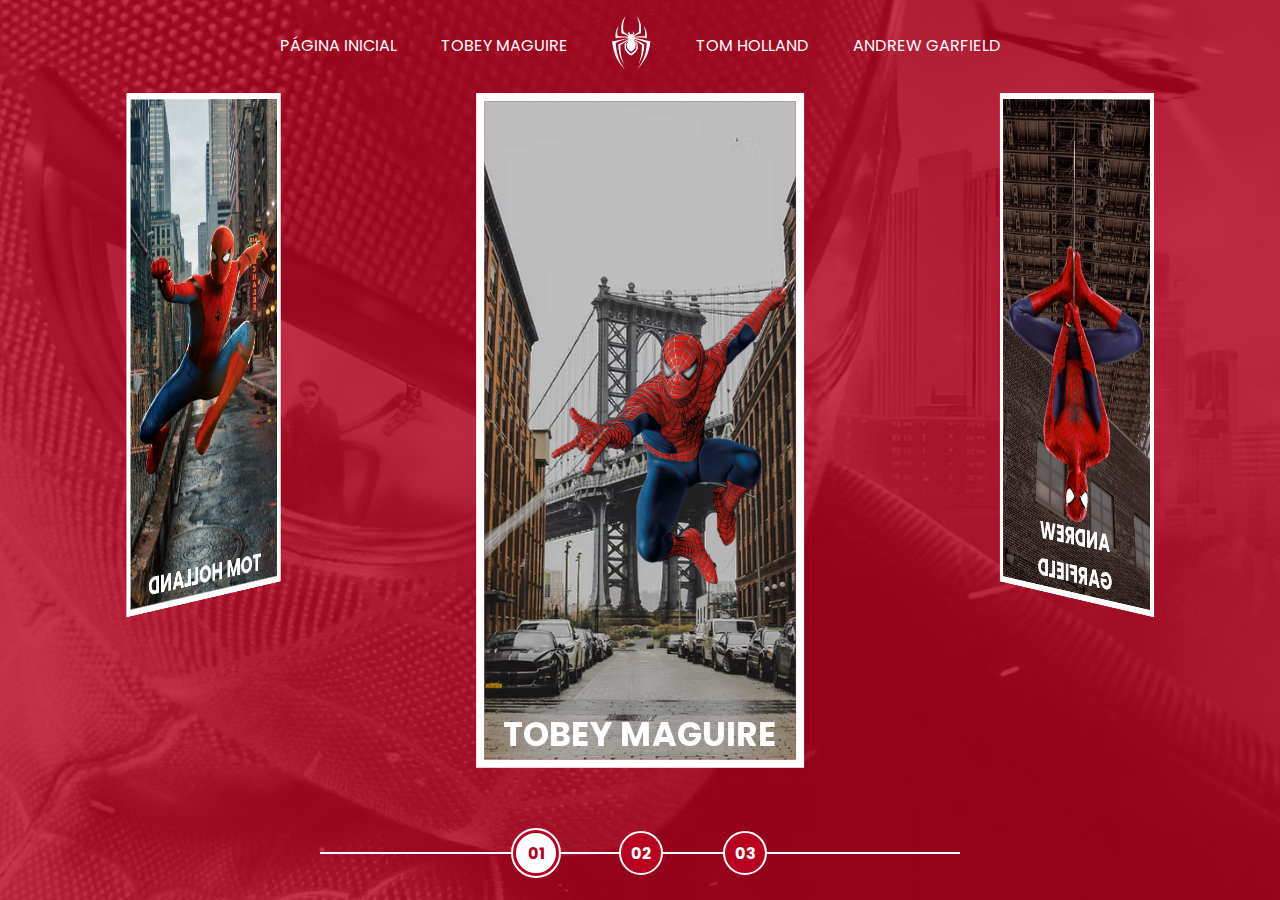
<file: index.html>
<!DOCTYPE html>
<html lang="en">

<head>
    <meta charset="UTF-8">
    <meta http-equiv="X-UA-Compatible" content="IE=edge">
    <meta name="viewport" content="width=device-width, initial-scale=1.0">
    <link rel="stylesheet" href="assets/css/home-page-styles.css">
    <script src="/assets/scripts/index.js"></script>
    <title>Spider-Man | Multiversos</title>
</head>

<body>
    <nav class="s-menu">
        <ul>
            <li class="s-menu__item">
                <a href="/">Página Inicial</a>
            </li>
            <li class="s-menu__item">
                <a href="/pages/tobey-maguire/spiderman1.html">Tobey Maguire</a>
            </li>
            <li class="s-menu__item s-menu__icon">
                <img src="/assets/images/icons/spider.svg" alt="Spider-Man">
            </li>
            <li class="s-menu__item">
                <a href="/pages/tom-holland/spiderman1.html">Tom Holland</a>
            </li>
            <li class="s-menu__item">
                <a href="/pages/andrew-garfield/spiderman1.html">Andrew Garfield</a>
            </li>
        </ul>
    </nav>
    <div class="s-container">
        <div class="s-cards-carousel" style="transform: translateZ(-40vw) rotateY(0deg);">
            <a href="./pages/tobey-maguire/spiderman1.html" class="s-card" id="spider-man-01">
                <img class="s-card__background" src="/assets/images/pic-sm-bg-01.jpg">
                <img class="s-card__image" src="/assets/images/spider-man-01.png" alt="Tobey Maguire">
                <h2 class="s-card__title">Tobey Maguire</h2>
            </a>
            <a href="/pages/andrew-garfield/spiderman1.html" class="s-card" id="spider-man-02">
                <img class="s-card__background" src="/assets/images/pic-sm-bg-03.jpg">
                <img class="s-card__image" src="/assets/images/spider-man-03.png" alt="Andrew Garfield">
                <h2 class="s-card__title">Andrew Garfield</h2>
            </a>
            <a href="#" class="s-card" id="spider-man-03">
                <img class="s-card__background" src="/assets/images/pic-sm-bg-02.jpg">
                <img class="s-card__image" src="/assets/images/spider-man-02.png" alt="Tom Holland">
                <h2 class="s-card__title">Tom Holland</h2>
            </a>
        </div>
    </div>

    <div class="s-controller">
        <div id="1" onclick="selectCarouselItem(this)" class="s-controller__button s-controller__button--active">
            01
        </div>
        <div id="2" onclick="selectCarouselItem(this)" class="s-controller__button">
            02
        </div>
        <div id="3" onclick="selectCarouselItem(this)" class="s-controller__button">
            03
        </div>
        <div class="s-controller__line"></div>
    </div>
</body>

</html>
</file>
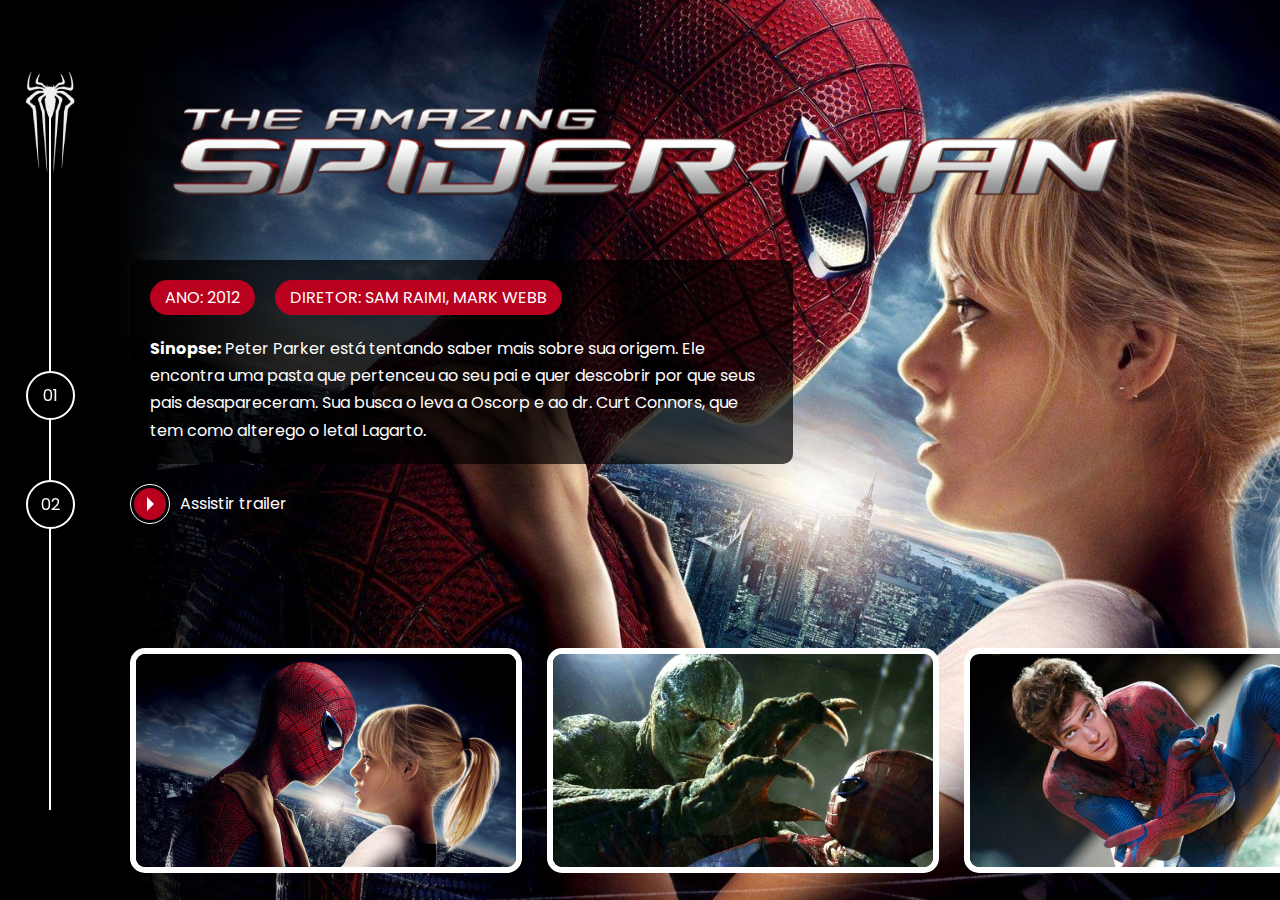
<file: pages/andrew-garfield/spiderman1.html>
<!DOCTYPE html>
<html lang="en">

<head>
    <meta charset="UTF-8">
    <meta http-equiv="X-UA-Compatible" content="IE=edge">
    <meta name="viewport" content="width=device-width, initial-scale=1.0">
    <link rel="stylesheet" href="/assets/css/internal.css">
    <link rel="stylesheet" href="https://cdn.jsdelivr.net/npm/@fancyapps/ui@4.0/dist/fancybox.css">
    <title>Multiverso | Spider-Man</title>
</head>

<body>
    <div class="s-wrapper">

        <!-- <video autoplay loop muted>
            <source src="../../assets/videos//spiderman-2002-trailer.mp4" type="video/mp4" />
        </video> -->

        <div class="s-left-column">
            <nav class="navigator">
                <div class="navigator__icon">
                    <a href="../../index.html">
                        <img src="../../assets/images/icons/spiderman1-andrew.png">
                    </a>
                </div>
                <ul>
                    <li><a href="#01">01</a></li>
                    <li><a href="spiderman2.html">02</a></li>
                </ul>
            </nav>
        </div>

        <div class="s-main-content s-spiderman-02-01">
            <div class="s-main-content__top">
                <div class="s-logo">
                    <img src="../../assets/images/spiderman-andrew/movie-01/logo.png" alt="Spider-Man (2012)"
                        title="Spider-Man (2002)">
                </div>

                <div class="s-description">
                    <div class="pills">
                        <ul>
                            <li>Ano: 2012</li>
                            <li>Diretor: Sam Raimi, Mark Webb</li>
                        </ul>
                    </div>
                    <div class="s-description__text">
                        <p><strong>Sinopse:</strong>&nbsp;Peter Parker está tentando saber mais sobre sua origem. Ele
                            encontra uma pasta que pertenceu ao seu pai e quer descobrir por que seus pais
                            desapareceram. Sua busca o leva a Oscorp e ao dr. Curt Connors, que tem como alterego o
                            letal Lagarto.</p>
                    </div>

                </div>

                <div class="s-links">
                    <ul>
                        <li>
                            <a href="https://www.youtube.com/watch?v=6nzNdpJ3qMo" class="link-button" target="_blank">
                                <span class="icon">
                                    <div class="play-icon">&nbsp;</div>
                                </span>
                                <span class="label">
                                    Assistir trailer
                                </span>
                            </a>
                        </li>
                    </ul>
                </div>


            </div>
            <div class="s-main-content__bottom">
                <div class="gallery">
                    <ul>
                        <li>
                            <a data-fancybox
                                href="../../assets/images/spiderman-andrew/movie-01/gallery/image-01.png">
                                <img src="../../assets/images/spiderman-andrew/movie-01/gallery/image-01.png" alt="">
                            </a>
                        </li>
                        <li>
                            <a data-fancybox
                                href="../../assets/images/spiderman-andrew/movie-01/gallery/image-01.png">
                                <img src="../../assets/images/spiderman-andrew/movie-01/gallery/image-02.png" alt="">
                            </a>
                        </li>
                        <li>
                            <a data-fancybox
                                href="../../assets/images/spiderman-andrew/movie-01/gallery/image-01.png">
                                <img src="../../assets/images/spiderman-andrew/movie-01/gallery/image-03.png" alt="">
                            </a>
                        </li>
                    </ul>
                </div>
            </div>
        </div>
    </div>
    <script src="https://cdn.jsdelivr.net/npm/@fancyapps/ui@4.0/dist/fancybox.umd.js"></script>
    <script>

    </script>
</body>

</html>
</file>
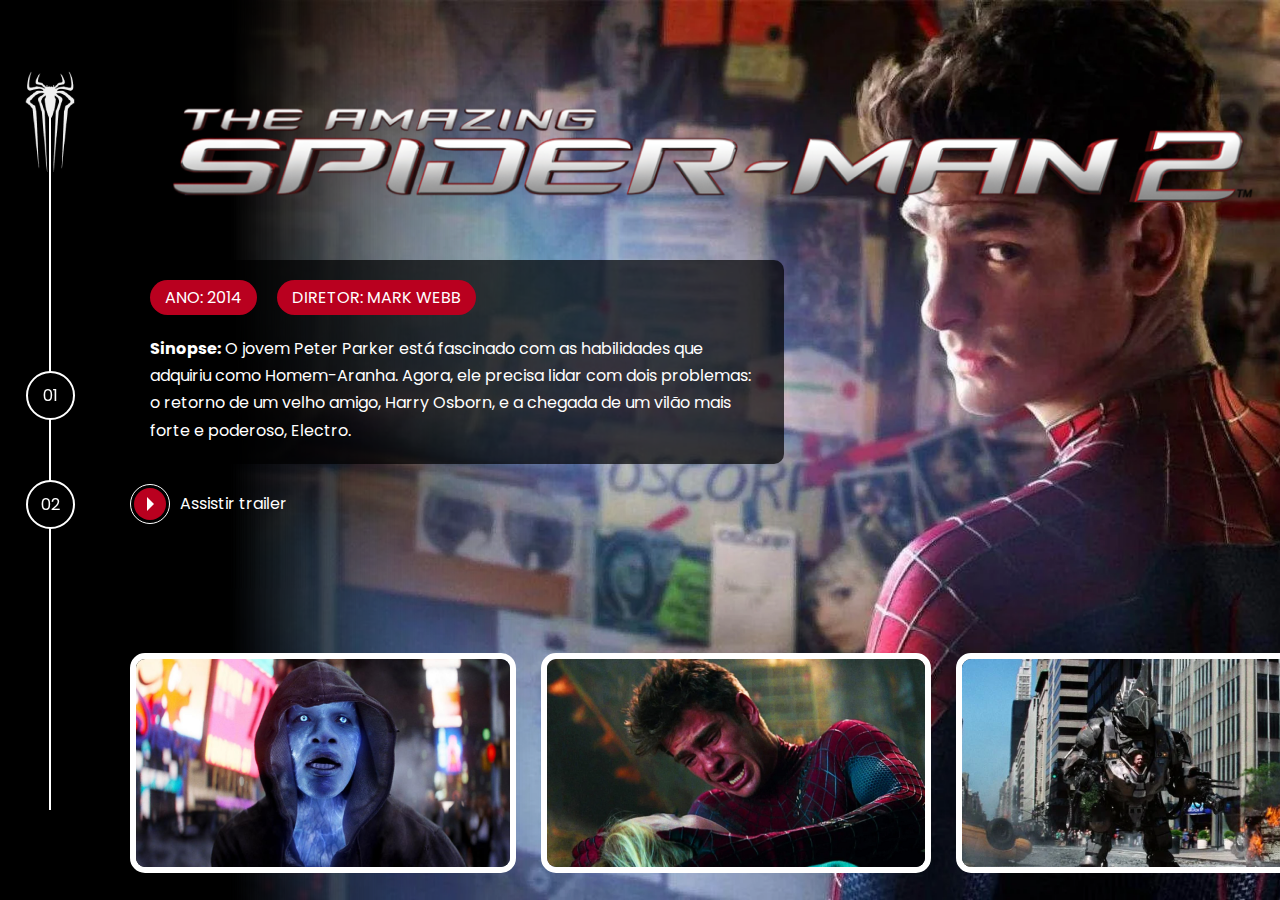
<file: pages/andrew-garfield/spiderman2.html>
<!DOCTYPE html>
<html lang="en">

<head>
    <meta charset="UTF-8">
    <meta http-equiv="X-UA-Compatible" content="IE=edge">
    <meta name="viewport" content="width=device-width, initial-scale=1.0">
    <link rel="stylesheet" href="/assets/css/internal.css">
    <link rel="stylesheet" href="https://cdn.jsdelivr.net/npm/@fancyapps/ui@4.0/dist/fancybox.css">
    <title>Multiverso | Spider-Man</title>
</head>

<body>
    <div class="s-wrapper">

        <!-- <video autoplay loop muted>
            <source src="../../assets/videos//spiderman-2002-trailer.mp4" type="video/mp4" />
        </video> -->

        <div class="s-left-column">
            <nav class="navigator">
                <div class="navigator__icon">
                    <a href="../../index.html">
                        <img src="../../assets/images/icons/spiderman1-andrew.png">
                    </a>
                </div>
                <ul>
                    <li><a href="spiderman1.html">01</a></li>
                    <li><a href="#02">02</a></li>
                </ul>
            </nav>
        </div>

        <div class="s-main-content s-spiderman-02-02">
            <div class="s-main-content__top">
                <div class="s-logo">
                    <img src="../../assets/images/spiderman-andrew/movie-02/logo.png" alt="Spider-Man (2014)"
                        title="Spider-Man (2014)">
                </div>

                <div class="s-description">
                    <div class="pills">
                        <ul>
                            <li>Ano: 2014</li>
                            <li>Diretor: Mark Webb</li>
                        </ul>
                    </div>
                    <div class="s-description__text">
                        <p><strong>Sinopse:</strong>&nbsp;O jovem Peter Parker está fascinado com as habilidades que
                            adquiriu como Homem-Aranha. Agora, ele precisa lidar com dois problemas: o retorno de um
                            velho amigo, Harry Osborn, e a chegada de um vilão mais forte e poderoso, Electro.</p>
                    </div>

                </div>

                <div class="s-links">
                    <ul>
                        <li>
                            <a href="https://m.youtube.com/watch?v=PfUDLzyC1cM" class="link-button" target="_blank">
                                <span class="icon">
                                    <div class="play-icon">&nbsp;</div>
                                </span>
                                <span class="label">
                                    Assistir trailer
                                </span>
                            </a>
                        </li>
                    </ul>
                </div>


            </div>
            <div class="s-main-content__bottom">
                <div class="gallery">
                    <ul>
                        <li>
                            <a data-fancybox href="../../assets/images/spiderman-andrew/movie-02/gallery/image-01.png">
                                <img src="../../assets/images/spiderman-andrew/movie-02/gallery/image-01.png" alt="">
                            </a>
                        </li>
                        <li>
                            <a data-fancybox href="../../assets/images/spiderman-andrew/movie-02/gallery/image-02.png">
                                <img src="../../assets/images/spiderman-andrew/movie-02/gallery/image-02.png" alt="">
                            </a>
                        </li>
                        <li>
                            <a data-fancybox href="../../assets/images/spiderman-andrew/movie-02/gallery/image-03.png">
                                <img src="../../assets/images/spiderman-andrew/movie-02/gallery/image-03.png" alt="">
                            </a>
                        </li>
                    </ul>
                </div>
            </div>
        </div>
    </div>
    <script src="https://cdn.jsdelivr.net/npm/@fancyapps/ui@4.0/dist/fancybox.umd.js"></script>
    <script>

    </script>
</body>

</html>
</file>
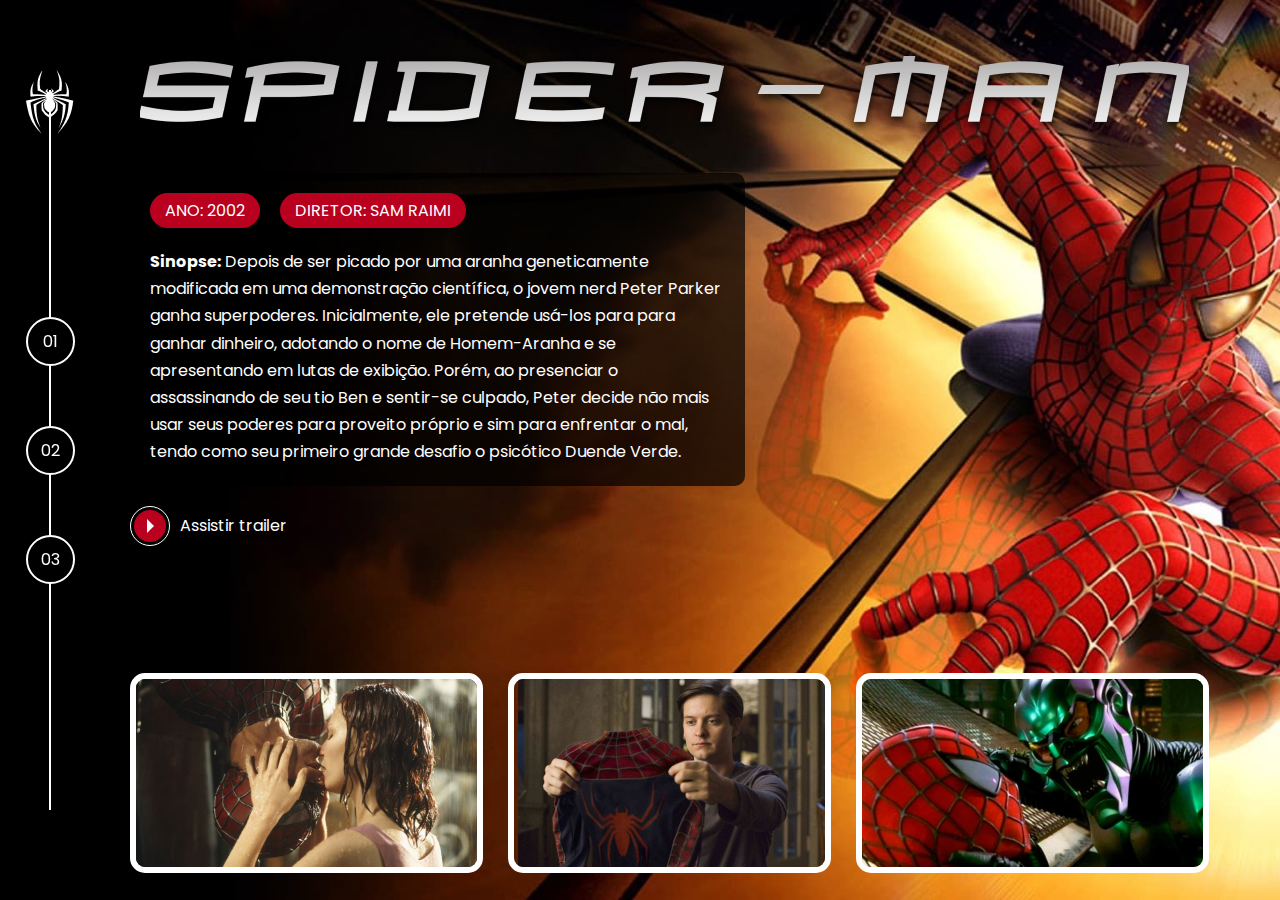
<file: pages/tobey-maguire/spiderman1.html>
<!DOCTYPE html>
<html lang="en">

<head>
    <meta charset="UTF-8">
    <meta http-equiv="X-UA-Compatible" content="IE=edge">
    <meta name="viewport" content="width=device-width, initial-scale=1.0">
    <link rel="stylesheet" href="/assets/css/internal.css">
    <link rel="stylesheet" href="https://cdn.jsdelivr.net/npm/@fancyapps/ui@4.0/dist/fancybox.css">
    <title>Multiverso | Spider-Man</title>
</head>

<body>
    <div class="s-wrapper">

        <!-- <video autoplay loop muted>
            <source src="../../assets/videos//spiderman-2002-trailer.mp4" type="video/mp4" />
        </video> -->

        <div class="s-left-column">
            <nav class="navigator">
                <div class="navigator__icon">
                    <a href="../../index.html">
                        <img src="../../assets/images/icons/spiderman1.png">
                    </a>
                </div>
                <ul>
                    <li><a href="#01">01</a></li>
                    <li><a href="spiderman2.html">02</a></li>
                    <li><a href="spiderman3.html">03</a></li>
                </ul>
            </nav>
        </div>

        <div class="s-main-content s-spiderman-01-01">
            <div class="s-main-content__top">
                <div class="s-logo">
                    <img src="../../assets/images/spiderman-tobey/movie-01/logo.png" alt="Spider-Man (2002)"
                        title="Spider-Man (2002)">
                </div>

                <div class="s-description">
                    <div class="pills">
                        <ul>
                            <li>Ano: 2002</li>
                            <li>Diretor: Sam Raimi</li>
                        </ul>
                    </div>
                    <div class="s-description__text">
                        <p><strong>Sinopse:</strong>&nbsp;Depois de ser picado por uma aranha geneticamente modificada
                            em uma demonstração científica, o jovem nerd Peter Parker ganha superpoderes. Inicialmente,
                            ele pretende usá-los para para ganhar dinheiro, adotando o nome de Homem-Aranha e se
                            apresentando em lutas de exibição. Porém, ao presenciar o assassinando de seu tio Ben e
                            sentir-se culpado, Peter decide não mais usar seus poderes para proveito próprio e sim para
                            enfrentar o mal, tendo como seu primeiro grande desafio o psicótico Duende Verde.</p>
                    </div>

                </div>

                <div class="s-links">
                    <ul>
                        <li>
                            <a href="https://www.youtube.com/watch?v=TYMMOjBUPMM" class="link-button" target="_blank">
                                <span class="icon">
                                    <div class="play-icon">&nbsp;</div>
                                </span>
                                <span class="label">
                                    Assistir trailer
                                </span>
                            </a>
                        </li>
                    </ul>
                </div>


            </div>
            <div class="s-main-content__bottom">
                <div class="gallery">
                    <ul>
                        <li>
                            <a data-fancybox
                                href="../../assets/images/spiderman-tobey/movie-01/gallery/image-01-full.jpg">
                                <img src="../../assets/images/spiderman-tobey/movie-01/gallery/image-01.png" alt="">
                            </a>
                        </li>
                        <li>
                            <a data-fancybox
                                href="../../assets/images/spiderman-tobey/movie-01/gallery/image-02-full.jpg">
                                <img src="../../assets/images/spiderman-tobey/movie-01/gallery/image-02.png" alt="">
                            </a>
                        </li>
                        <li>
                            <a data-fancybox
                                href="../../assets/images/spiderman-tobey/movie-01/gallery/image-03-full.jpg">
                                <img src="../../assets/images/spiderman-tobey/movie-01/gallery/image-03.png" alt="">
                            </a>
                        </li>
                    </ul>
                </div>
            </div>
        </div>
    </div>
    <script src="https://cdn.jsdelivr.net/npm/@fancyapps/ui@4.0/dist/fancybox.umd.js"></script>
    <script>

    </script>
</body>

</html>
</file>
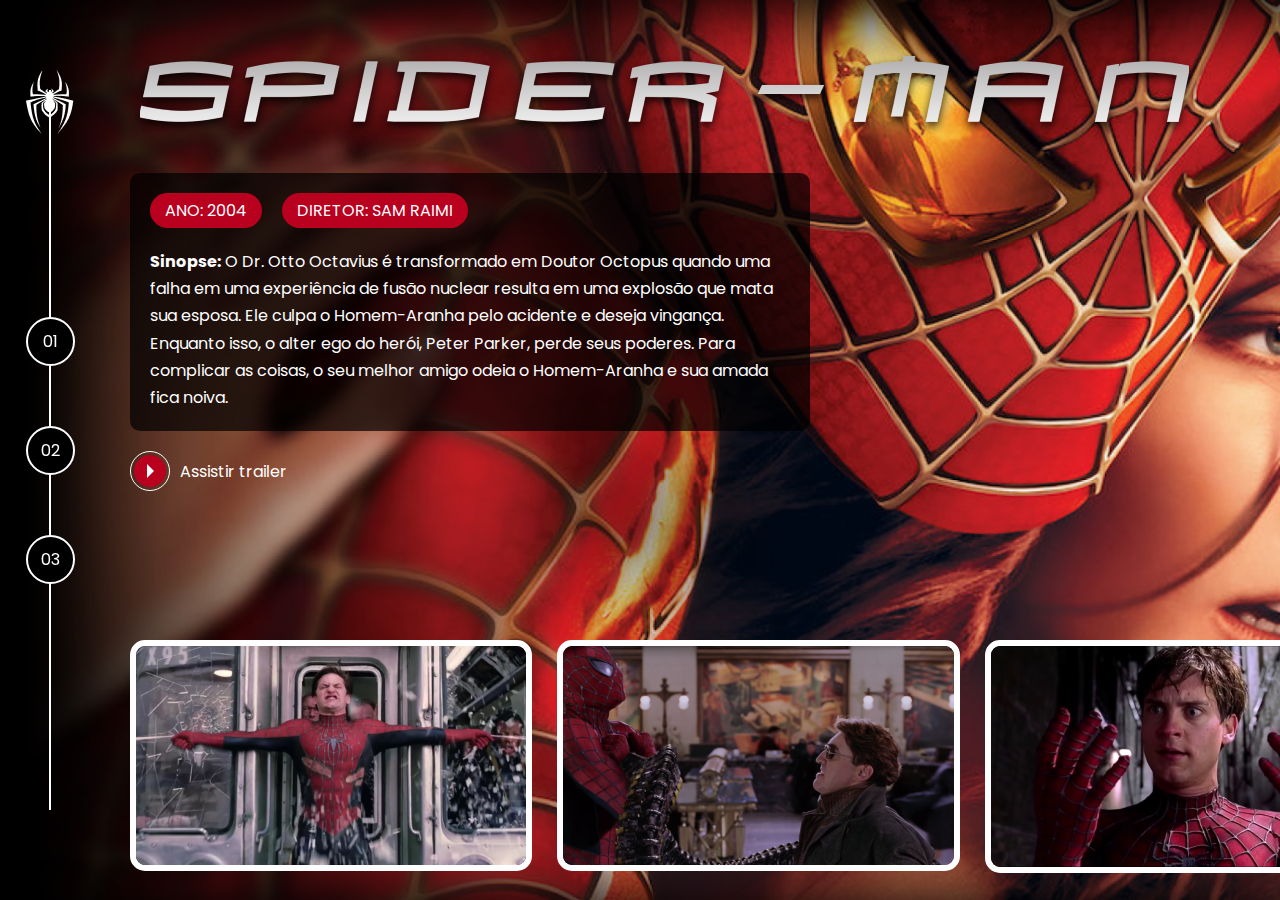
<file: pages/tobey-maguire/spiderman2.html>
<!DOCTYPE html>
<html lang="en">

<head>
    <meta charset="UTF-8">
    <meta http-equiv="X-UA-Compatible" content="IE=edge">
    <meta name="viewport" content="width=device-width, initial-scale=1.0">
    <link rel="stylesheet" href="/assets/css/internal.css">
    <link rel="stylesheet" href="https://cdn.jsdelivr.net/npm/@fancyapps/ui@4.0/dist/fancybox.css">
    <title>Multiverso | Spider-Man</title>
</head>

<body>
    <div class="s-wrapper">

        <!-- <video autoplay loop muted>
            <source src="../../assets/videos//spiderman2-2004-trailer.mp4" type="video/mp4" />
        </video> -->

        <div class="s-left-column">
            <nav class="navigator">
                <div class="navigator__icon">
                    <a href="../../index.html">
                        <img src="../../assets/images/icons/spiderman1.png">
                    </a>
                </div>
                <ul>
                    <li><a href="spiderman1.html">01</a></li>
                    <li><a href="#02">02</a></li>
                    <li><a href="spiderman3.html">03</a></li>
                </ul>
            </nav>
        </div>

        <div class="s-main-content s-spiderman-01-02">
            <div class="s-main-content__top">
                <div class="s-logo">
                    <img src="../../assets/images/spiderman-tobey/movie-01/logo.png" alt="Spider-Man (2004)"
                        title="Spider-Man (2002)">
                </div>

                <div class="s-description">
                    <div class="pills">
                        <ul>
                            <li>Ano: 2004</li>
                            <li>Diretor: Sam Raimi</li>
                        </ul>
                    </div>
                    <div class="s-description__text">
                        <p><strong>Sinopse:</strong>&nbsp;O Dr. Otto Octavius é transformado em Doutor Octopus quando
                            uma falha em uma experiência de fusão nuclear resulta em uma explosão que mata sua esposa.
                            Ele culpa o Homem-Aranha pelo acidente e deseja vingança. Enquanto isso, o alter ego do
                            herói, Peter Parker, perde seus poderes. Para complicar as coisas, o seu melhor amigo odeia
                            o Homem-Aranha e sua amada fica noiva.</p>
                    </div>

                </div>

                <div class="s-links">
                    <ul>
                        <li>
                            <a href="https://www.youtube.com/watch?v=TYMMOjBUPMM" class="link-button" target="_blank">
                                <span class="icon">
                                    <div class="play-icon">&nbsp;</div>
                                </span>
                                <span class="label">
                                    Assistir trailer
                                </span>
                            </a>
                        </li>
                    </ul>
                </div>


            </div>
            <div class="s-main-content__bottom">
                <div class="gallery">
                    <ul>
                        <li>
                            <a data-fancybox
                                href="../../assets/images/spiderman-tobey/movie-02/gallery/image-01.png">
                                <img src="../../assets/images/spiderman-tobey/movie-02/gallery/image-01.png" alt="">
                            </a>
                        </li>
                        <li>
                            <a data-fancybox
                                href="../../assets/images/spiderman-tobey/movie-02/gallery/image-02.png">
                                <img src="../../assets/images/spiderman-tobey/movie-02/gallery/image-02.png" alt="">
                            </a>
                        </li>
                        <li>
                            <a data-fancybox
                                href="../../assets/images/spiderman-tobey/movie-02/gallery/image-03.png">
                                <img src="../../assets/images/spiderman-tobey/movie-02/gallery/image-03.png" alt="">
                            </a>
                        </li>
                    </ul>
                </div>
            </div>
        </div>
    </div>
    <script src="https://cdn.jsdelivr.net/npm/@fancyapps/ui@4.0/dist/fancybox.umd.js"></script>
    <script>

    </script>
</body>

</html>
</file>
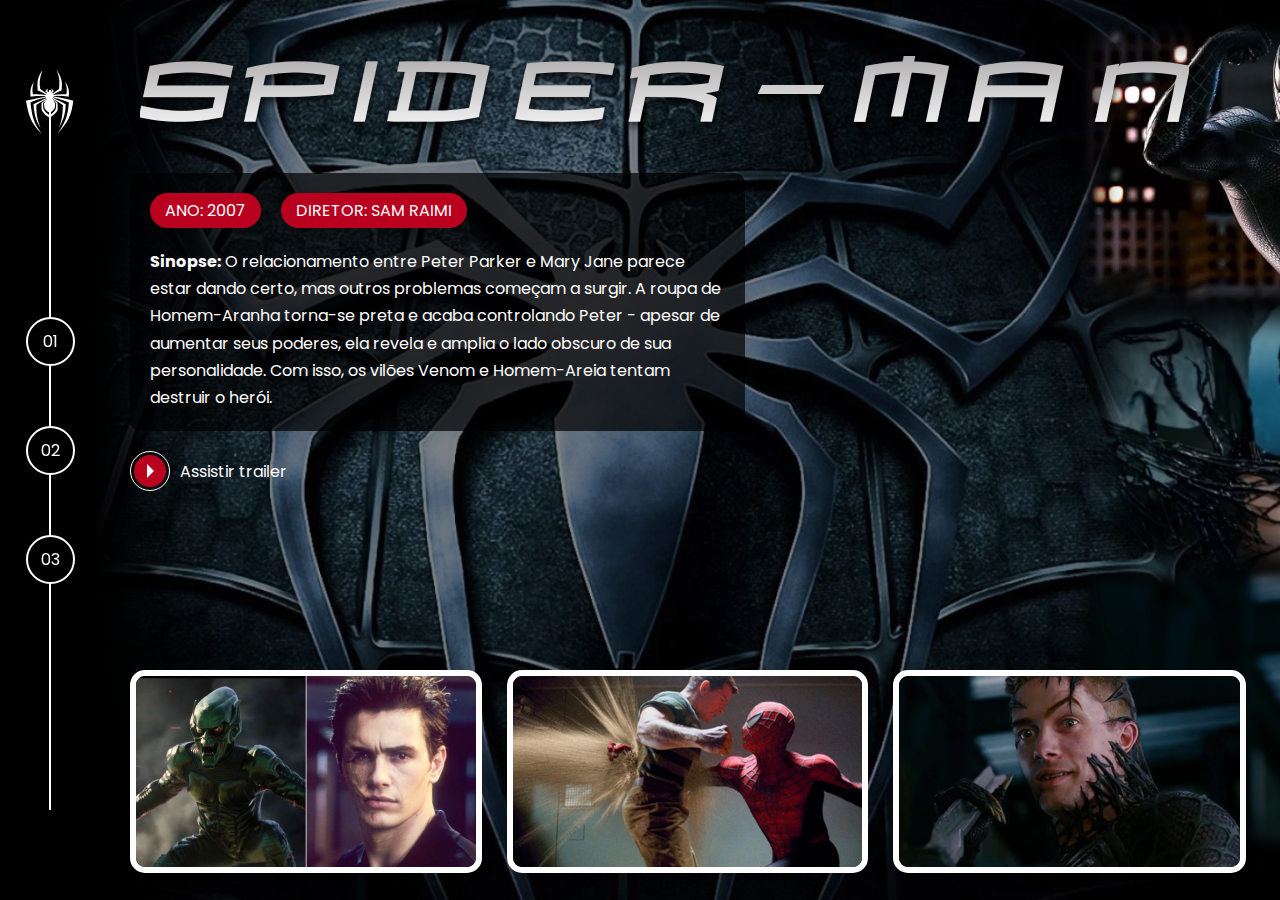
<file: pages/tobey-maguire/spiderman3.html>
<!DOCTYPE html>
<html lang="en">

<head>
    <meta charset="UTF-8">
    <meta http-equiv="X-UA-Compatible" content="IE=edge">
    <meta name="viewport" content="width=device-width, initial-scale=1.0">
    <link rel="stylesheet" href="/assets/css/internal.css">
    <link rel="stylesheet" href="https://cdn.jsdelivr.net/npm/@fancyapps/ui@4.0/dist/fancybox.css">
    <title>Multiverso | Spider-Man</title>
</head>

<body>
    <div class="s-wrapper">

        <!-- <video autoplay loop muted>
            <source src="../../assets/videos//spiderman2-2004-trailer.mp4" type="video/mp4" />
        </video> -->

        <div class="s-left-column">
            <nav class="navigator">
                <div class="navigator__icon">
                    <a href="../../index.html">
                        <img src="../../assets/images/icons/spiderman1.png">
                    </a>
                </div>
                <ul>
                    <li><a href="spiderman1.html">01</a></li>
                    <li><a href="spiderman2.html">02</a></li>
                    <li><a href="#03">03</a></li>
                </ul>
            </nav>
        </div>

        <div class="s-main-content s-spiderman-01-03">
            <div class="s-main-content__top">
                <div class="s-logo">
                    <img src="../../assets/images/spiderman-tobey/movie-01/logo.png" alt="Spider-Man (2007)"
                        title="Spider-Man (2002)">
                </div>

                <div class="s-description">
                    <div class="pills">
                        <ul>
                            <li>Ano: 2007</li>
                            <li>Diretor: Sam Raimi</li>
                        </ul>
                    </div>
                    <div class="s-description__text">
                        <p><strong>Sinopse:</strong>&nbsp;O relacionamento entre Peter Parker e Mary Jane parece estar
                            dando certo, mas outros problemas começam a surgir. A roupa de Homem-Aranha torna-se preta e
                            acaba controlando Peter - apesar de aumentar seus poderes, ela revela e amplia o lado
                            obscuro de sua personalidade. Com isso, os vilões Venom e Homem-Areia tentam destruir o
                            herói.</p>
                    </div>

                </div>

                <div class="s-links">
                    <ul>
                        <li>
                            <a href="https://www.youtube.com/watch?v=TYMMOjBUPMM" class="link-button" target="_blank">
                                <span class="icon">
                                    <div class="play-icon">&nbsp;</div>
                                </span>
                                <span class="label">
                                    Assistir trailer
                                </span>
                            </a>
                        </li>
                    </ul>
                </div>


            </div>
            <div class="s-main-content__bottom">
                <div class="gallery">
                    <ul>
                        <li>
                            <a data-fancybox href="../../assets/images/spiderman-tobey/movie-03/gallery/image-01.png">
                                <img src="../../assets/images/spiderman-tobey/movie-03/gallery/image-01.png" alt="">
                            </a>
                        </li>
                        <li>
                            <a data-fancybox href="../../assets/images/spiderman-tobey/movie-03/gallery/image-02.png">
                                <img src="../../assets/images/spiderman-tobey/movie-03/gallery/image-02.png" alt="">
                            </a>
                        </li>
                        <li>
                            <a data-fancybox href="../../assets/images/spiderman-tobey/movie-03/gallery/image-03.png">
                                <img src="../../assets/images/spiderman-tobey/movie-03/gallery/image-03.png" alt="">
                            </a>
                        </li>
                    </ul>
                </div>
            </div>
        </div>
    </div>
    <script src="https://cdn.jsdelivr.net/npm/@fancyapps/ui@4.0/dist/fancybox.umd.js"></script>
    <script>

    </script>
</body>

</html>
</file>
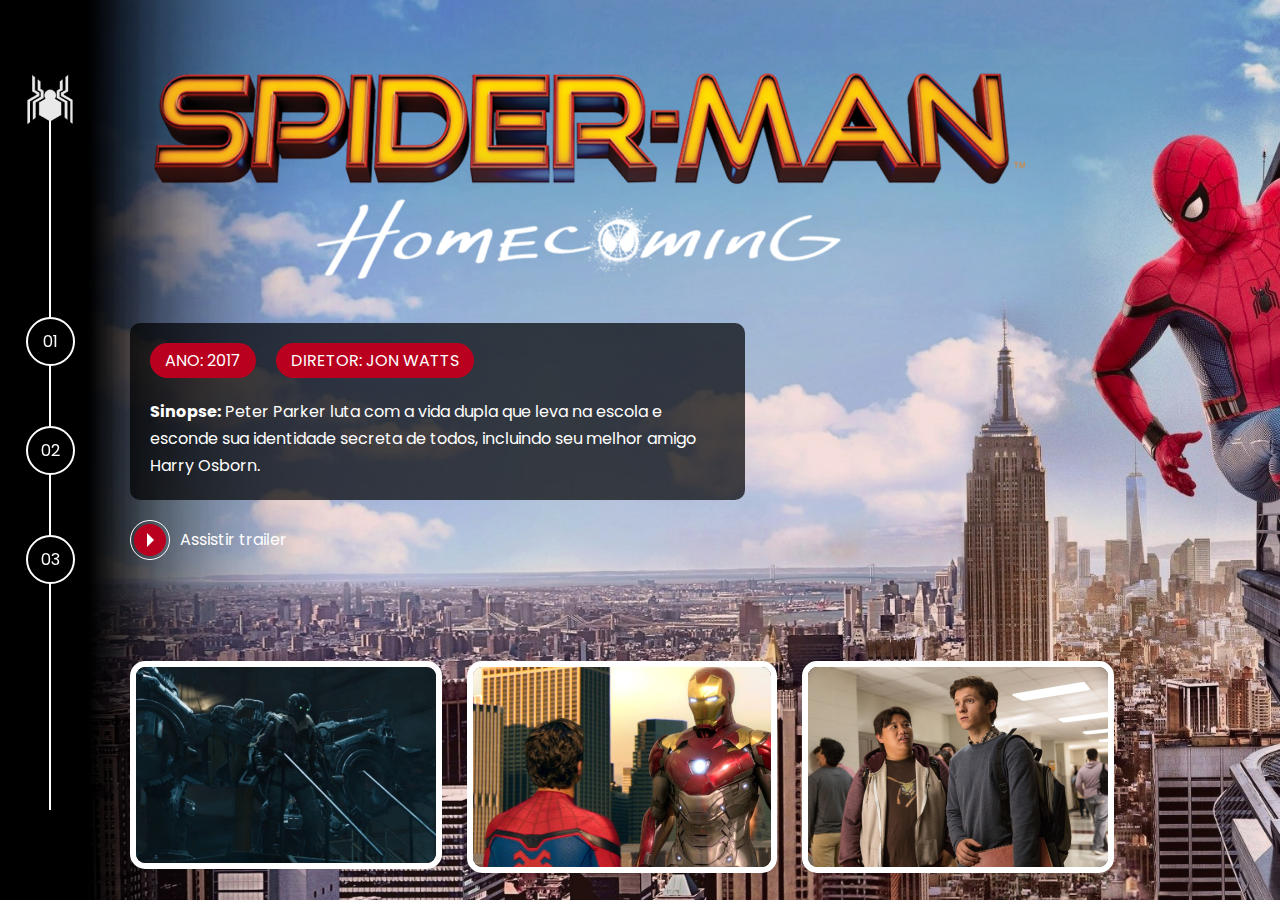
<file: pages/tom-holland/spiderman1.html>
<!DOCTYPE html>
<html lang="en">

<head>
    <meta charset="UTF-8">
    <meta http-equiv="X-UA-Compatible" content="IE=edge">
    <meta name="viewport" content="width=device-width, initial-scale=1.0">
    <link rel="stylesheet" href="/assets/css/internal.css">
    <link rel="stylesheet" href="https://cdn.jsdelivr.net/npm/@fancyapps/ui@4.0/dist/fancybox.css">
    <title>Multiverso | Spider-Man</title>
</head>

<body>
    <div class="s-wrapper">

        <!-- <video autoplay loop muted>
            <source src="../../assets/videos//spiderman-2002-trailer.mp4" type="video/mp4" />
        </video> -->

        <div class="s-left-column">
            <nav class="navigator">
                <div class="navigator__icon">
                    <a href="../../index.html">
                        <img src="../../assets/images/icons/spiderman1-tom.png">
                    </a>
                </div>
                <ul>
                    <li><a href="#01">01</a></li>
                    <li><a href="spiderman2.html">02</a></li>
                    <li><a href="spiderman3.html">03</a></li>
                </ul>
            </nav>
        </div>

        <div class="s-main-content s-spiderman-03-01">
            <div class="s-main-content__top">
                <div class="s-logo">
                    <img src="../../assets/images/spiderman-tom/movie-01/logo.png" alt="Spider-Man (2017)"
                        title="Spider-Man (2017)">
                </div>

                <div class="s-description">
                    <div class="pills">
                        <ul>
                            <li>Ano: 2017</li>
                            <li>Diretor: Jon Watts</li>
                        </ul>
                    </div>
                    <div class="s-description__text">
                        <p><strong>Sinopse:</strong>&nbsp;Peter Parker luta com a vida dupla que leva na escola e
                            esconde sua identidade secreta de todos, incluindo seu melhor amigo Harry Osborn.</p>
                    </div>

                </div>

                <div class="s-links">
                    <ul>
                        <li>
                            <a href="https://www.youtube.com/watch?v=dyWbIG8Qj6c" class="link-button" target="_blank">
                                <span class="icon">
                                    <div class="play-icon">&nbsp;</div>
                                </span>
                                <span class="label">
                                    Assistir trailer
                                </span>
                            </a>
                        </li>
                    </ul>
                </div>


            </div>
            <div class="s-main-content__bottom">
                <div class="gallery">
                    <ul>
                        <li>
                            <a data-fancybox
                                href="../../assets/images/spiderman-tom/movie-01/gallery/image-01.png">
                                <img src="../../assets/images/spiderman-tom/movie-01/gallery/image-01.png" alt="">
                            </a>
                        </li>
                        <li>
                            <a data-fancybox
                                href="../../assets/images/spiderman-tom/movie-01/gallery/image-02.png">
                                <img src="../../assets/images/spiderman-tom/movie-01/gallery/image-02.png" alt="">
                            </a>
                        </li>
                        <li>
                            <a data-fancybox
                                href="../../assets/images/spiderman-tom/movie-01/gallery/image-03.png">
                                <img src="../../assets/images/spiderman-tom/movie-01/gallery/image-03.png" alt="">
                            </a>
                        </li>
                    </ul>
                </div>
            </div>
        </div>
    </div>
    <script src="https://cdn.jsdelivr.net/npm/@fancyapps/ui@4.0/dist/fancybox.umd.js"></script>
    <script>

    </script>
</body>

</html>
</file>
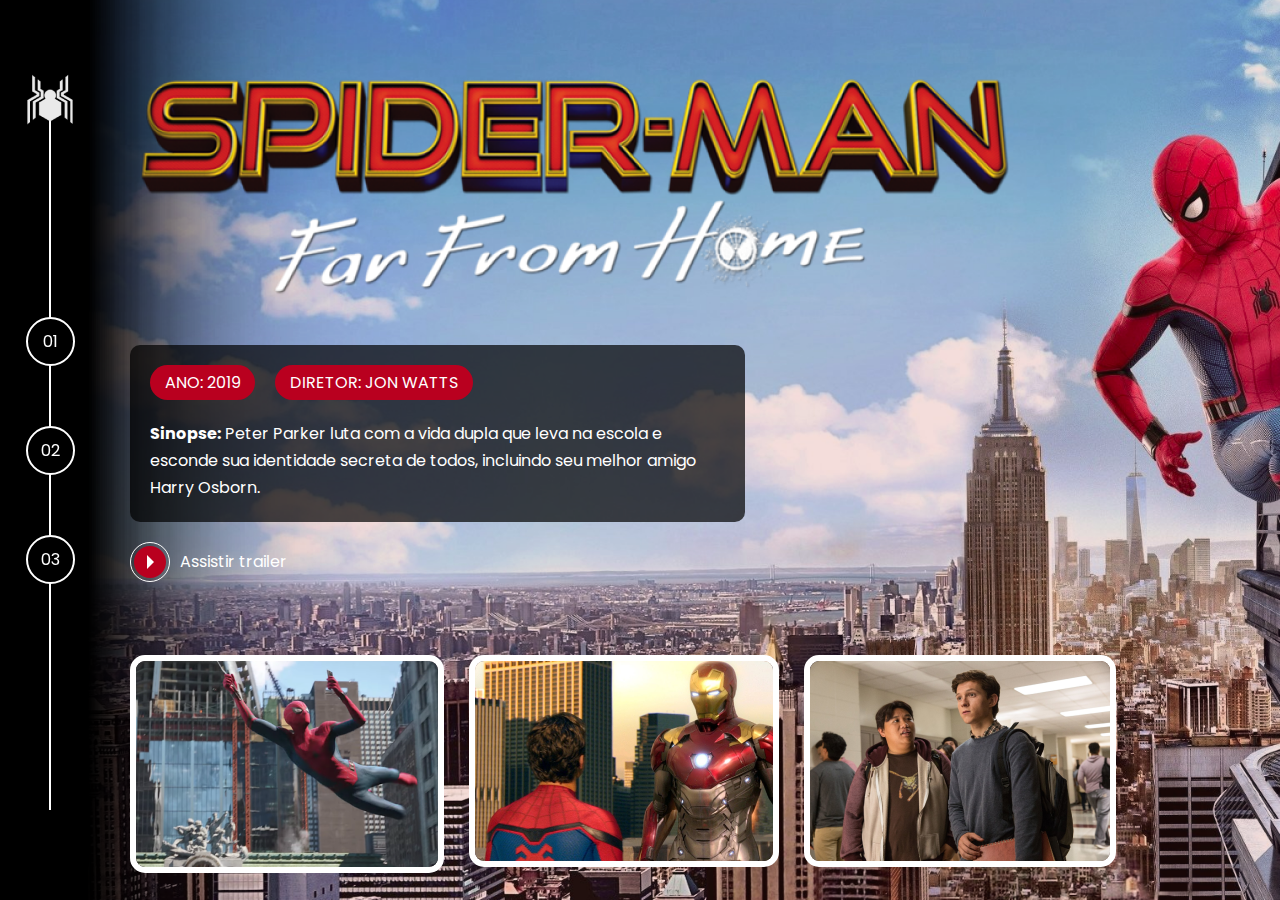
<file: pages/tom-holland/spiderman2.html>
<!DOCTYPE html>
<html lang="en">

<head>
    <meta charset="UTF-8">
    <meta http-equiv="X-UA-Compatible" content="IE=edge">
    <meta name="viewport" content="width=device-width, initial-scale=1.0">
    <link rel="stylesheet" href="/assets/css/internal.css">
    <link rel="stylesheet" href="https://cdn.jsdelivr.net/npm/@fancyapps/ui@4.0/dist/fancybox.css">
    <title>Multiverso | Spider-Man</title>
</head>

<body>
    <div class="s-wrapper">

        <!-- <video autoplay loop muted>
            <source src="../../assets/videos//spiderman-2002-trailer.mp4" type="video/mp4" />
        </video> -->

        <div class="s-left-column">
            <nav class="navigator">
                <div class="navigator__icon">
                    <a href="../../index.html">
                        <img src="../../assets/images/icons/spiderman1-tom.png">
                    </a>
                </div>
                <ul>
                    <li><a href="#01">01</a></li>
                    <li><a href="spiderman2.html">02</a></li>
                    <li><a href="spiderman3.html">03</a></li>
                </ul>
            </nav>
        </div>

        <div class="s-main-content s-spiderman-03-01">
            <div class="s-main-content__top">
                <div class="s-logo">
                    <img src="../../assets/images/spiderman-tom/movie-02/logo.png" alt="Spider-Man (2019)"
                        title="Spider-Man (2019)">
                </div>

                <div class="s-description">
                    <div class="pills">
                        <ul>
                            <li>Ano: 2019</li>
                            <li>Diretor: Jon Watts</li>
                        </ul>
                    </div>
                    <div class="s-description__text">
                        <p><strong>Sinopse:</strong>&nbsp;Peter Parker luta com a vida dupla que leva na escola e
                            esconde sua identidade secreta de todos, incluindo seu melhor amigo Harry Osborn.</p>
                    </div>

                </div>

                <div class="s-links">
                    <ul>
                        <li>
                            <a href="https://www.youtube.com/watch?v=dyWbIG8Qj6c" class="link-button" target="_blank">
                                <span class="icon">
                                    <div class="play-icon">&nbsp;</div>
                                </span>
                                <span class="label">
                                    Assistir trailer
                                </span>
                            </a>
                        </li>
                    </ul>
                </div>


            </div>
            <div class="s-main-content__bottom">
                <div class="gallery">
                    <ul>
                        <li>
                            <a data-fancybox
                                href="../../assets/images/spiderman-tom/movie-01/gallery/image-04.png">
                                <img src="../../assets/images/spiderman-tom/movie-01/gallery/image-04.png" alt="">
                            </a>
                        </li>
                        <li>
                            <a data-fancybox
                                href="../../assets/images/spiderman-tom/movie-01/gallery/image-02.png">
                                <img src="../../assets/images/spiderman-tom/movie-01/gallery/image-02.png" alt="">
                            </a>
                        </li>
                        <li>
                            <a data-fancybox
                                href="../../assets/images/spiderman-tom/movie-01/gallery/image-03.png">
                                <img src="../../assets/images/spiderman-tom/movie-01/gallery/image-03.png" alt="">
                            </a>
                        </li>
                    </ul>
                </div>
            </div>
        </div>
    </div>
    <script src="https://cdn.jsdelivr.net/npm/@fancyapps/ui@4.0/dist/fancybox.umd.js"></script>
    <script>

    </script>
</body>

</html>
</file>
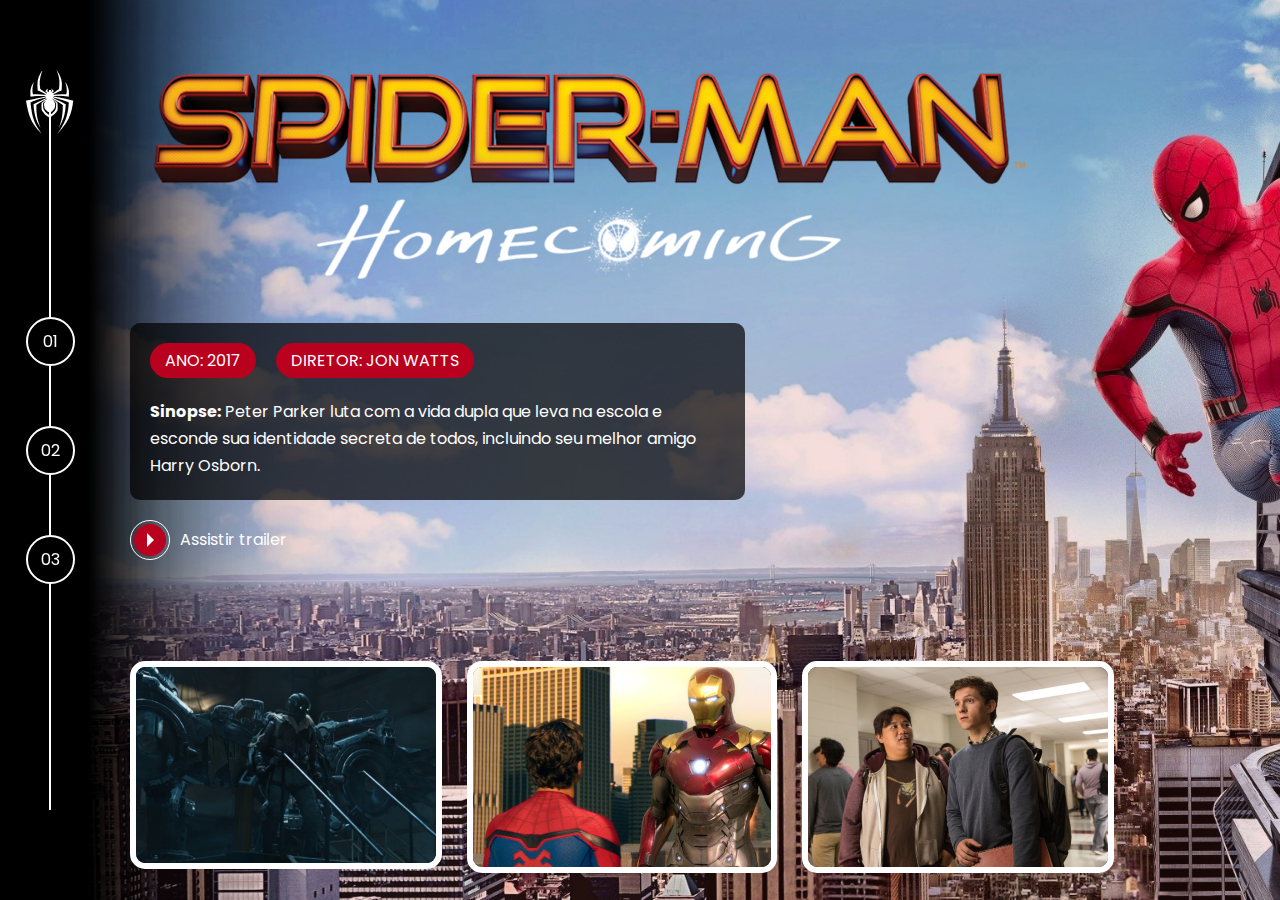
<file: pages/tom-holland/spiderman3.html>
<!DOCTYPE html>
<html lang="en">

<head>
    <meta charset="UTF-8">
    <meta http-equiv="X-UA-Compatible" content="IE=edge">
    <meta name="viewport" content="width=device-width, initial-scale=1.0">
    <link rel="stylesheet" href="/assets/css/internal.css">
    <link rel="stylesheet" href="https://cdn.jsdelivr.net/npm/@fancyapps/ui@4.0/dist/fancybox.css">
    <title>Multiverso | Spider-Man</title>
</head>

<body>
    <div class="s-wrapper">

        <!-- <video autoplay loop muted>
            <source src="../../assets/videos//spiderman-2002-trailer.mp4" type="video/mp4" />
        </video> -->

        <div class="s-left-column">
            <nav class="navigator">
                <div class="navigator__icon">
                    <a href="../../index.html">
                        <img src="../../assets/images/icons/spiderman1.png">
                    </a>
                </div>
                <ul>
                    <li><a href="#01">01</a></li>
                    <li><a href="spiderman2.html">02</a></li>
                    <li><a href="spiderman3.html">03</a></li>
                </ul>
            </nav>
        </div>

        <div class="s-main-content s-spiderman-03-01">
            <div class="s-main-content__top">
                <div class="s-logo">
                    <img src="../../assets/images/spiderman-tom/movie-01/logo.png" alt="Spider-Man (2017)"
                        title="Spider-Man (2017)">
                </div>

                <div class="s-description">
                    <div class="pills">
                        <ul>
                            <li>Ano: 2017</li>
                            <li>Diretor: Jon Watts</li>
                        </ul>
                    </div>
                    <div class="s-description__text">
                        <p><strong>Sinopse:</strong>&nbsp;Peter Parker luta com a vida dupla que leva na escola e
                            esconde sua identidade secreta de todos, incluindo seu melhor amigo Harry Osborn.</p>
                    </div>

                </div>

                <div class="s-links">
                    <ul>
                        <li>
                            <a href="https://www.youtube.com/watch?v=dyWbIG8Qj6c" class="link-button" target="_blank">
                                <span class="icon">
                                    <div class="play-icon">&nbsp;</div>
                                </span>
                                <span class="label">
                                    Assistir trailer
                                </span>
                            </a>
                        </li>
                    </ul>
                </div>


            </div>
            <div class="s-main-content__bottom">
                <div class="gallery">
                    <ul>
                        <li>
                            <a data-fancybox
                                href="../../assets/images/spiderman-tom/movie-01/gallery/image-01.png">
                                <img src="../../assets/images/spiderman-tom/movie-01/gallery/image-01.png" alt="">
                            </a>
                        </li>
                        <li>
                            <a data-fancybox
                                href="../../assets/images/spiderman-tom/movie-01/gallery/image-02.png">
                                <img src="../../assets/images/spiderman-tom/movie-01/gallery/image-02.png" alt="">
                            </a>
                        </li>
                        <li>
                            <a data-fancybox
                                href="../../assets/images/spiderman-tom/movie-01/gallery/image-03.png">
                                <img src="../../assets/images/spiderman-tom/movie-01/gallery/image-03.png" alt="">
                            </a>
                        </li>
                    </ul>
                </div>
            </div>
        </div>
    </div>
    <script src="https://cdn.jsdelivr.net/npm/@fancyapps/ui@4.0/dist/fancybox.umd.js"></script>
    <script>

    </script>
</body>

</html>
</file>
<file: assets/css/home-page-styles.css>
@import url('/assets/css/reset.css');
@import url('/assets/css/global.css');

body {
    background-color: var(--primary-color);
}

body::before {
    content: "";
    background-image: url('/assets/images/spider-man-background.jpg');
    background-repeat: no-repeat;
    background-position: center;
    background-size: cover;
    width: 100%;
    height: 100%;
    position: absolute;
    opacity: 0.2;
    transition: background-image 1s ease-in-out, opacity 1s ease-in-out;
}

.s-menu {
    padding: 1rem 0;
    width: 100%;
    text-align: center;
    position: relative;
}

.s-menu__item {
    display: inline-block;
    text-transform: uppercase;
    margin: 0 1.25rem;
}

.s-menu__icon {
    width: 2.5rem;
    margin: 0 1.25rem;
    vertical-align: middle;
}

.s-container {
    position: relative;
    display: flex;
    align-items: center;
    justify-content: space-evenly;
    perspective: 3000px;
}

.s-card {
    border: 0.5rem solid white;
    width: 100%;
    height: 70vh;
    position: absolute;
    transition: filter .5s ease-in-out;
}

.s-card:nth-child(1) {
    transform: rotateY(0deg) translateZ(50vw);
}

.s-card:nth-child(2) {
    transform: rotateY(120deg) translateZ(50vw);
}

.s-card:nth-child(3) {
    transform: rotateY(240deg) translateZ(50vw);
}

.s-card__background {
    width: 100%;
    height: 100%;
    object-fit: cover;
    position: absolute;
    opacity: 1;
    transition: opacity 1s ease-in-out;
}

.s-card__image {
    width: 100%;
    height: 100%;
    object-fit: contain;
    position: relative;
    transition: 1s ease-in-out;
}

.s-card__title {
    font-size: 2rem;
    text-transform: uppercase;
    text-align: center;
    position: absolute;
    width: 100%;
    bottom: 0;
    transition: bottom 1s ease-in-out;
}

.s-controller {
    position: absolute;
    display: flex;
    justify-content: center;
    align-items: center;
    margin-top: 3rem;
    bottom: 1.5rem;
    width: 100%;
}

.s-controller__button {
    display: flex;
    align-items: center;
    justify-content: center;
    width: 2.5rem;
    height: 2.5rem;
    border: 2px solid white;
    border-radius: 50%;
    background-color: var(--primary-color);
    text-align: center;
    font-size: 1rem;
    font-weight: bold;
    cursor: pointer;
    z-index: 1;
    transition: transform 0.3s ease-in-out;
}

.s-controller__button:hover {
    transform: scale(1.1);
}

.s-controller__button:nth-child(2) {
    margin: 0 3.75rem;
}

.s-controller__button--active {
    background-color: white;
    color: var(--primary-color);
    border: 0.1875rem solid var(--primary-color);
    outline: 0.125rem solid white;
}

.s-controller__line {
    background-color: white;
    width: 50%;
    height: 2px;
    position: absolute;
}

/* Hover animation */

.s-card--hovered .s-card__background {
    cursor: pointer;
    opacity: 0;
}

.s-card--hovered .s-card__image {
    transform: scale(1.4);
    filter: drop-shadow(30px 10px 4px rgba(0, 0, 0, .5));
}

body#spider-man-01--hovered::before {
    background-image: url('/assets/images/pic-sm-bg-01-before-edition.jpg');
}

body#spider-man-02--hovered::before {
    background-image: url('/assets/images/pic-sm-bg-02.jpg');
}

body#spider-man-03--hovered::before {
    background-image: url('/assets/images/pic-sm-bg-03.jpg');
}

body[id^="spider-man-"]::before {
    opacity: 1;
}

body[id^="spider-man-"] .s-card:not(.s-card--hovered) {
    filter: grayscale(100%);
}

.s-card--hovered .s-card__title {
    bottom: 50%;
}

.s-cards-carousel {
    display: flex;
    justify-content: center;
    width: calc(100vw / 3 - 10%);
    transform-style: preserve-3d;
    transition: transform 0.4s ease-in;
}
</file>
<file: assets/css/internal.css>
@import url('/assets/css/reset.css');
@import url('/assets/css/global.css');
@import url('/assets/css/components/_pills.css');
@import url('/assets/css/components/_navigator.css');
@import url('/assets/css/components/_link-button.css');
@import url('/assets/css/components/_gallery.css');

.s-wrapper {
    display: flex;
    height: 100vh;
    flex-flow: row nowrap;
}

.s-wrapper video {
    position: fixed;
    width: 100%;

}

.s-wrapper .s-left-column {
    width: 100px;
    height: 100%;
    display: flex;
    justify-content: center;
    align-items: center;
    position: fixed;
    padding-right: 50px;
    left: 0;
    top: 0;
    z-index: 1;
}

.s-wrapper .s-main-content {
    height: 100%;
    width: 100%;
    padding-left: 130px;
    position: relative;
}

.s-wrapper .s-main-content__top {
    height: 80vh;
    display: flex;
    flex-direction: column;
    justify-content: flex-start;
}

.s-wrapper .s-main-content__bottom {
    height: 20vh;
    display: flex;
    flex-direction: column;
    justify-content: flex-end;
}

.s-wrapper .s-main-content .s-logo img {
    margin-top: 50px;
    margin-left: 0;
    margin-bottom: 30px;
}

.s-wrapper .s-main-content__top .s-description {
    background-color: rgba(0, 0, 0, .7);
    max-width: 50%;
    padding: 20px;
    border-radius: 10px;
}

.s-wrapper .s-main-content__top .s-description .s-description__text p {
    color: white;
    line-height: 170%;
}

.s-wrapper .s-main-content__top .s-description .pills {
    margin-bottom: 20px;
}

.s-wrapper .s-main-content .s-links {
    padding: 20px;
    padding-left: 0;
}

.s-wrapper .s-main-content .s-links ul {
    display: flex;
    flex-direction: row;
}

.s-spiderman-01-01 {
    background-image: url('../images/spiderman-tobey/movie-01/background.png');
    background-size: cover;
}

.s-spiderman-01-02 {
    background-image: url('../images/spiderman-tobey/movie-02/background.png');
    background-size: cover;
}

.s-spiderman-01-03 {
    background-image: url('../images/spiderman-tobey/movie-03/background.png');
    background-size: cover;
}

.s-spiderman-02-01 {
    background-image: url('../images/spiderman-andrew/movie-01/background.png');
    background-size: cover;
}

.s-spiderman-02-02 {
    background-image: url('../images/spiderman-andrew/movie-02/background.png');
    background-size: cover;
}

.s-spiderman-03-01 {
    background-image: url('../images/spiderman-tom/movie-01/background.png');
    background-size: cover;
}
</file>
